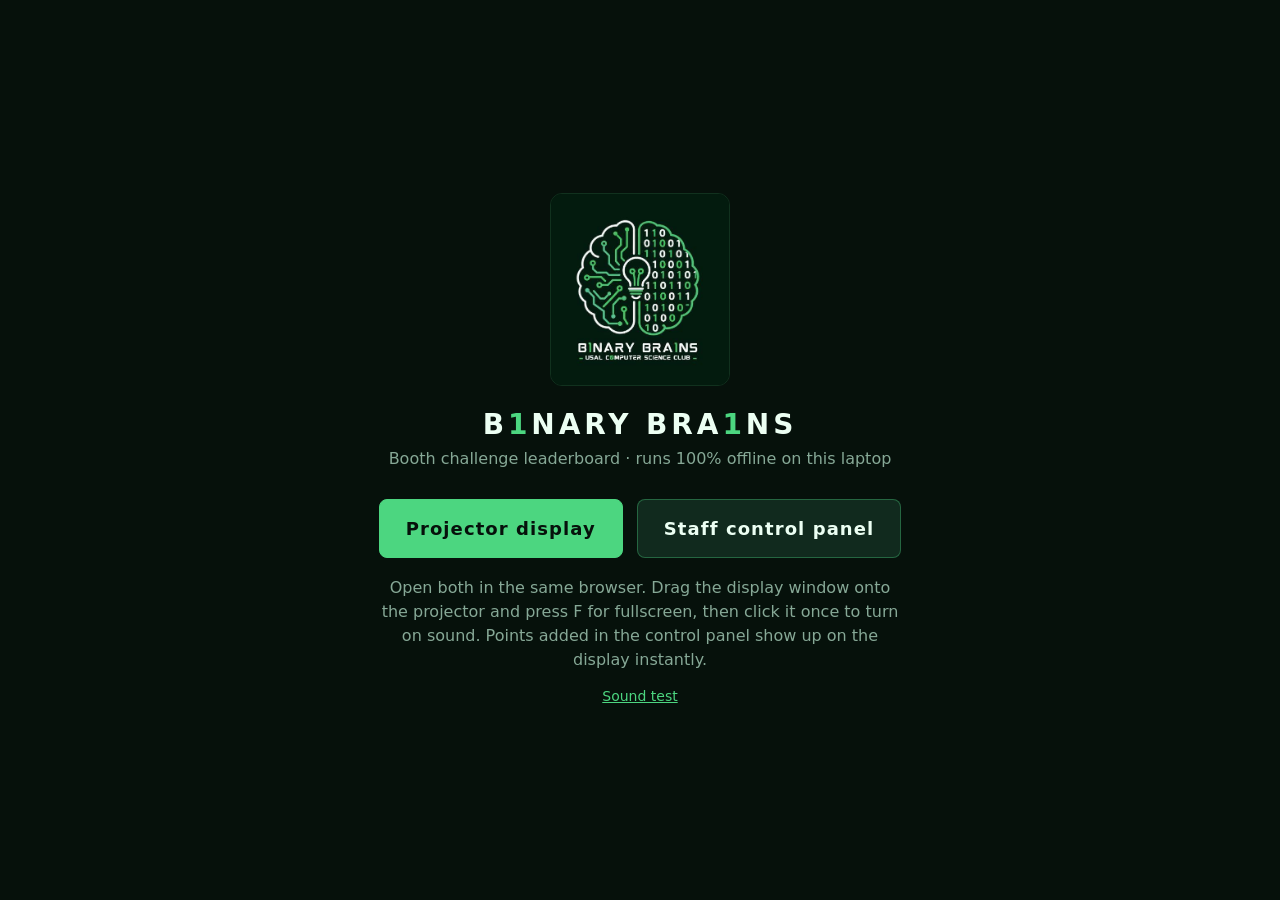
<file: index.html>
<!doctype html>
<html lang="en">
<head>
  <meta charset="utf-8">
  <meta name="viewport" content="width=device-width, initial-scale=1">
  <title>Binary Brains Leaderboard</title>
  <link rel="stylesheet" href="css/base.css">
  <style>
    body { min-height: 100vh; display: grid; place-items: center; padding: 32px 16px; text-align: center; }
    img { width: 180px; border-radius: 12px; border: 1px solid var(--line); }
    h1 { font-size: 28px; margin: 18px 0 6px; }
    .links { display: flex; gap: 14px; justify-content: center; flex-wrap: wrap; margin: 28px 0 18px; }
    .links a { padding: 18px 26px; font-size: 18px; text-decoration: none; display: inline-block; }
    .links a.primary { background: var(--green); color: #06110b; border-color: var(--green); }
    p { max-width: 520px; margin: 0 auto; line-height: 1.5; }
    .small-link { margin-top: 14px; font-size: 14px; }
    .small-link a { color: var(--green); }
  </style>
</head>
<body>
  <div>
    <img src="assets/logo.jpg" alt="Binary Brains logo">
    <h1 class="brand-title">B<span class="one">1</span>NARY BRA<span class="one">1</span>NS</h1>
    <p class="muted">Booth challenge leaderboard &middot; runs 100% offline on this laptop</p>
    <div class="links">
      <a class="btn primary" href="display.html" target="_blank">Projector display</a>
      <a class="btn" href="control.html" target="_blank">Staff control panel</a>
    </div>
    <p class="muted">Open both in the same browser. Drag the display window onto the projector and press F for fullscreen,
      then click it once to turn on sound. Points added in the control panel show up on the display instantly.</p>
    <p class="muted small-link"><a href="sounds.html" target="_blank">Sound test</a></p>
  </div>
</body>
</html>
</file>
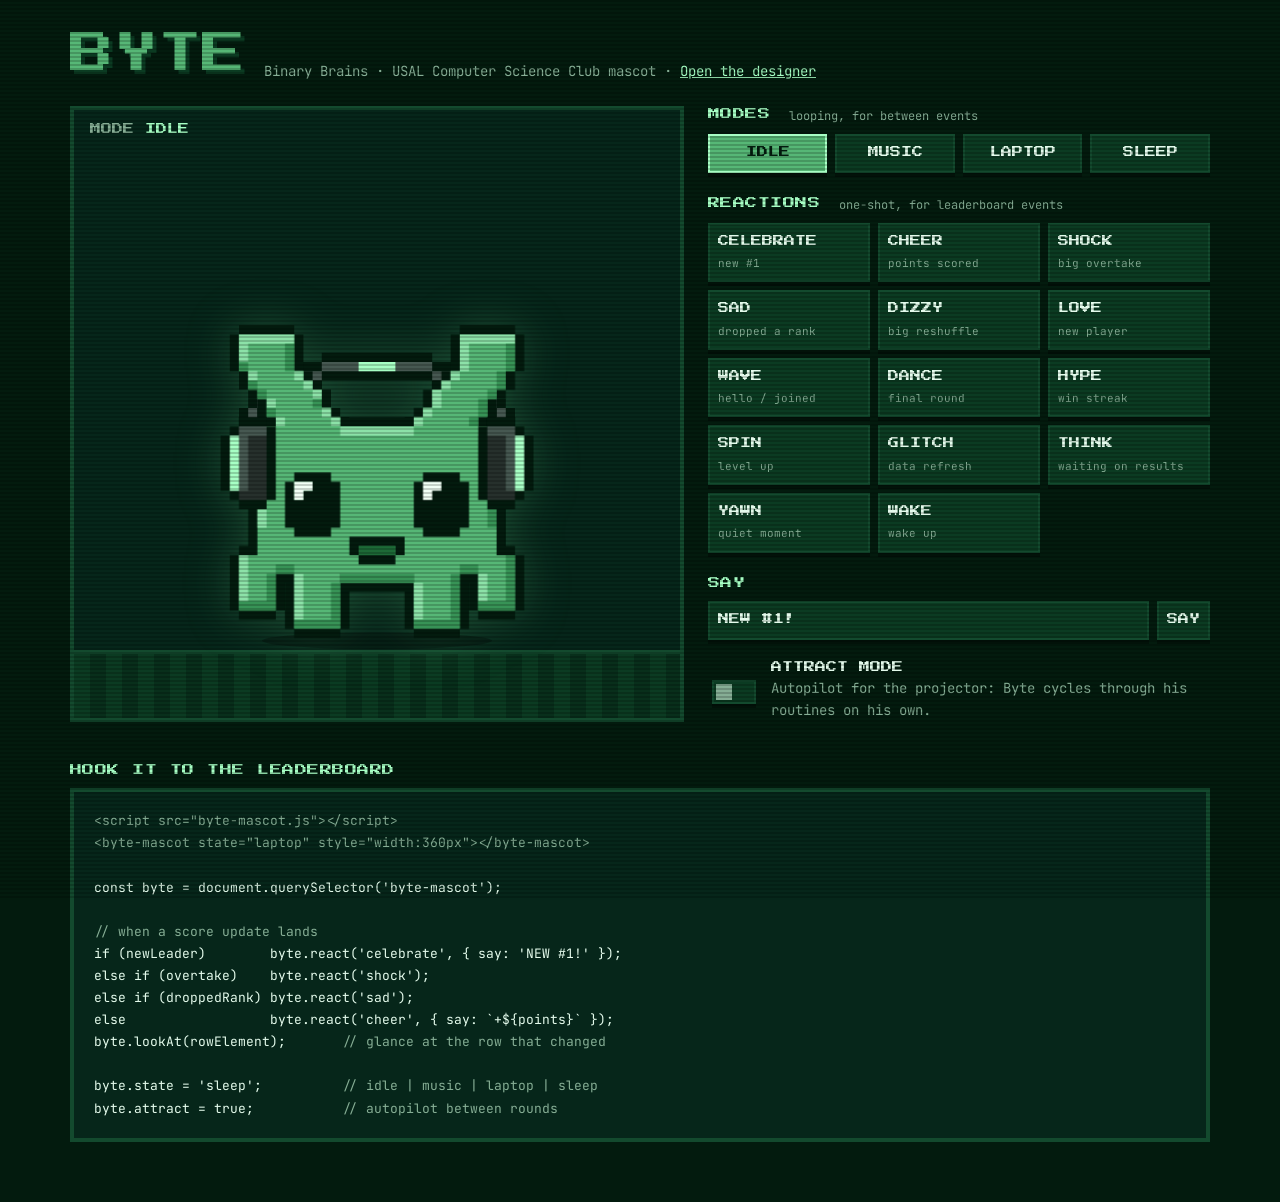
<file: byte/index.html>
<!doctype html>
<html lang="en">
<head>
<meta charset="utf-8">
<meta name="viewport" content="width=device-width, initial-scale=1">
<title>Byte Playground</title>
<link rel="preconnect" href="https://fonts.googleapis.com">
<link rel="preconnect" href="https://fonts.gstatic.com" crossorigin>
<link href="https://fonts.googleapis.com/css2?family=Press+Start+2P&family=JetBrains+Mono:wght@400;600&display=swap" rel="stylesheet">
<script src="byte-mascot.js"></script>
<style>
  :root {
    --bg: #031B0E; --panel: #06261A; --line: #134A2E; --green: #56B776;
    --mint: #A6FFC4; --ink: #E4FBEC; --muted: #86AE95; --pixel: "Press Start 2P", ui-monospace, monospace;
  }
  * { box-sizing: border-box; }
  body {
    margin: 0; min-height: 100vh; background: var(--bg); color: var(--ink);
    font: 14px/1.6 "JetBrains Mono", ui-monospace, monospace;
  }
  body::after { /* CRT scanlines */
    content: ""; position: fixed; inset: 0; pointer-events: none;
    background: repeating-linear-gradient(to bottom, rgba(0,0,0,.18) 0 2px, transparent 2px 4px);
  }
  header { max-width: 1180px; margin: 0 auto; padding: 32px 20px 8px; display: flex; align-items: baseline; gap: 18px; flex-wrap: wrap; }
  h1 { font: 400 44px/1 var(--pixel); font-size: clamp(28px, 5vw, 44px); margin: 0; color: var(--green); text-shadow: 4px 4px 0 #0B3B22; }
  header p { margin: 0; color: var(--muted); }
  header a { color: var(--mint); }
  main { max-width: 1180px; margin: 0 auto; padding: 16px 20px 40px; display: grid; grid-template-columns: minmax(0, 1.1fr) minmax(0, .9fr); gap: 24px; }
  .stage {
    position: relative; display: grid; place-items: center; min-height: 560px; padding: 60px 20px 28px;
    background: var(--panel);
    border: 4px solid var(--line); overflow: hidden;
  }
  .stage::before { /* pixel floor */
    content: ""; position: absolute; left: 0; right: 0; bottom: 0; height: 64px;
    background: repeating-linear-gradient(90deg, #0B3B22 0 16px, #082F1B 16px 32px);
    border-top: 4px solid var(--line);
  }
  byte-mascot { width: min(100%, 460px); position: relative; top: 10px; filter: drop-shadow(0 0 22px rgba(86,183,118,.28)); }
  .now { position: absolute; top: 14px; left: 16px; font: 11px/1 var(--pixel); color: var(--muted); }
  .now b { color: var(--mint); font-weight: 400; }
  .panel { display: flex; flex-direction: column; gap: 22px; }
  h2 { font: 400 12px/1.4 var(--pixel); color: var(--mint); margin: 0 0 10px; letter-spacing: .04em; }
  h2 small { font: 400 12px "JetBrains Mono", monospace; color: var(--muted); letter-spacing: 0; margin-left: 6px; }
  .modes { display: grid; grid-template-columns: repeat(4, 1fr); gap: 8px; }
  .reactions { display: grid; grid-template-columns: repeat(auto-fill, minmax(128px, 1fr)); gap: 8px; }
  button, input {
    font: 400 11px/1.3 var(--pixel); color: var(--ink); background: #0B3B22; border: 0; padding: 12px 10px;
    box-shadow: inset 0 0 0 2px var(--line), 0 4px 0 #021209; cursor: pointer; text-align: left;
  }
  button:hover { background: #10502E; }
  button:active { transform: translateY(3px); box-shadow: inset 0 0 0 2px var(--line), 0 1px 0 #021209; }
  button:focus-visible, input:focus-visible { outline: 3px solid var(--mint); outline-offset: 2px; }
  button[aria-pressed="true"] { background: var(--green); color: var(--bg); box-shadow: inset 0 0 0 2px var(--mint), 0 4px 0 #021209; }
  .modes button { text-align: center; }
  button span { display: block; margin-top: 7px; font: 400 11px/1.3 "JetBrains Mono", monospace; color: var(--muted); }
  button:hover span { color: var(--ink); }
  form { display: flex; gap: 8px; }
  input { flex: 1; min-width: 0; cursor: text; text-transform: uppercase; }
  .toggle { display: flex; align-items: center; gap: 12px; cursor: pointer; color: var(--muted); }
  .toggle input { appearance: none; width: 44px; height: 24px; padding: 0; flex: none; background: #0B3B22; position: relative; cursor: pointer; }
  .toggle input::after { content: ""; position: absolute; top: 4px; left: 4px; width: 16px; height: 16px; background: var(--muted); transition: transform .15s; }
  .toggle input:checked { background: var(--green); }
  .toggle input:checked::after { transform: translateX(20px); background: var(--bg); }
  .toggle b { font: 400 11px var(--pixel); color: var(--ink); display: block; margin-bottom: 4px; }
  .docs { max-width: 1180px; margin: 0 auto; padding: 0 20px 60px; }
  pre { margin: 0; padding: 18px 20px; background: var(--panel); border: 4px solid var(--line); overflow-x: auto; font: 13px/1.7 "JetBrains Mono", monospace; color: var(--ink); }
  pre .c { color: var(--muted); }
  @media (max-width: 880px) {
    main { grid-template-columns: 1fr; }
    .stage { min-height: 440px; }
  }
</style>
</head>
<body>
<header>
  <h1>BYTE</h1>
  <p>Binary Brains · USAL Computer Science Club mascot · <a href="designer.html">Open the designer</a></p>
</header>

<main>
  <section class="stage" aria-label="Byte">
    <div class="now">MODE <b id="nowState">IDLE</b></div>
    <byte-mascot id="byte" state="idle"></byte-mascot>
  </section>

  <section class="panel">
    <div>
      <h2>MODES <small>looping, for between events</small></h2>
      <div class="modes" id="modes"></div>
    </div>
    <div>
      <h2>REACTIONS <small>one-shot, for leaderboard events</small></h2>
      <div class="reactions" id="reactions"></div>
    </div>
    <div>
      <h2>SAY</h2>
      <form id="sayForm"><input id="sayText" maxlength="22" value="NEW #1!" aria-label="Speech bubble text"><button>SAY</button></form>
    </div>
    <label class="toggle"><input type="checkbox" id="attract">
      <span><b>ATTRACT MODE</b>Autopilot for the projector: Byte cycles through his routines on his own.</span></label>
  </section>
</main>

<section class="docs">
  <h2>HOOK IT TO THE LEADERBOARD</h2>
<pre><span class="c">&lt;script src="byte-mascot.js"&gt;&lt;/script&gt;
&lt;byte-mascot state="laptop" style="width:360px"&gt;&lt;/byte-mascot&gt;</span>

const byte = document.querySelector('byte-mascot');

<span class="c">// when a score update lands</span>
if (newLeader)        byte.react('celebrate', { say: 'NEW #1!' });
else if (overtake)    byte.react('shock');
else if (droppedRank) byte.react('sad');
else                  byte.react('cheer', { say: `+${points}` });
byte.lookAt(rowElement);       <span class="c">// glance at the row that changed</span>

byte.state = 'sleep';          <span class="c">// idle | music | laptop | sleep</span>
byte.attract = true;           <span class="c">// autopilot between rounds</span></pre>
</section>

<script>
  const byte = document.getElementById('byte');
  const MODES = ['idle', 'music', 'laptop', 'sleep'];
  const REACTIONS = [
    ['celebrate', 'new #1', 'NEW #1!'], ['cheer', 'points scored', '+50 PTS'], ['shock', 'big overtake', 'WHOA!'],
    ['sad', 'dropped a rank', 'NOOO...'], ['dizzy', 'big reshuffle', ''], ['love', 'new player', '<3'],
    ['wave', 'hello / joined', 'HI!'], ['dance', 'final round', 'FINAL ROUND!'], ['hype', 'win streak', 'ON FIRE!'],
    ['spin', 'level up', 'LEVEL UP!'], ['glitch', 'data refresh', ''], ['think', 'waiting on results', ''],
    ['yawn', 'quiet moment', ''], ['wake', 'wake up', ''],
  ];

  const modes = document.getElementById('modes');
  for (const m of MODES) {
    const b = document.createElement('button');
    b.textContent = m.toUpperCase();
    b.dataset.mode = m;
    b.onclick = () => { attract.checked = false; byte.attract = false; byte.state = m; };
    modes.append(b);
  }

  const reactions = document.getElementById('reactions');
  for (const [name, hint, line] of REACTIONS) {
    const b = document.createElement('button');
    b.innerHTML = `${name.toUpperCase()}<span>${hint}</span>`;
    b.onclick = () => byte.react(name, { say: line });
    b.onpointerenter = () => byte.lookAt(b, 900);
    reactions.append(b);
  }

  const syncMode = () => {
    for (const b of modes.children) b.setAttribute('aria-pressed', b.dataset.mode === byte.state);
    document.getElementById('nowState').textContent = byte.state.toUpperCase();
  };
  new MutationObserver(syncMode).observe(byte, { attributes: true, attributeFilter: ['state'] });
  syncMode();

  document.getElementById('sayForm').onsubmit = e => {
    e.preventDefault();
    byte.say(document.getElementById('sayText').value.toUpperCase());
  };

  const attract = document.getElementById('attract');
  attract.onchange = () => { byte.attract = attract.checked; };
</script>
</body>
</html>
</file>
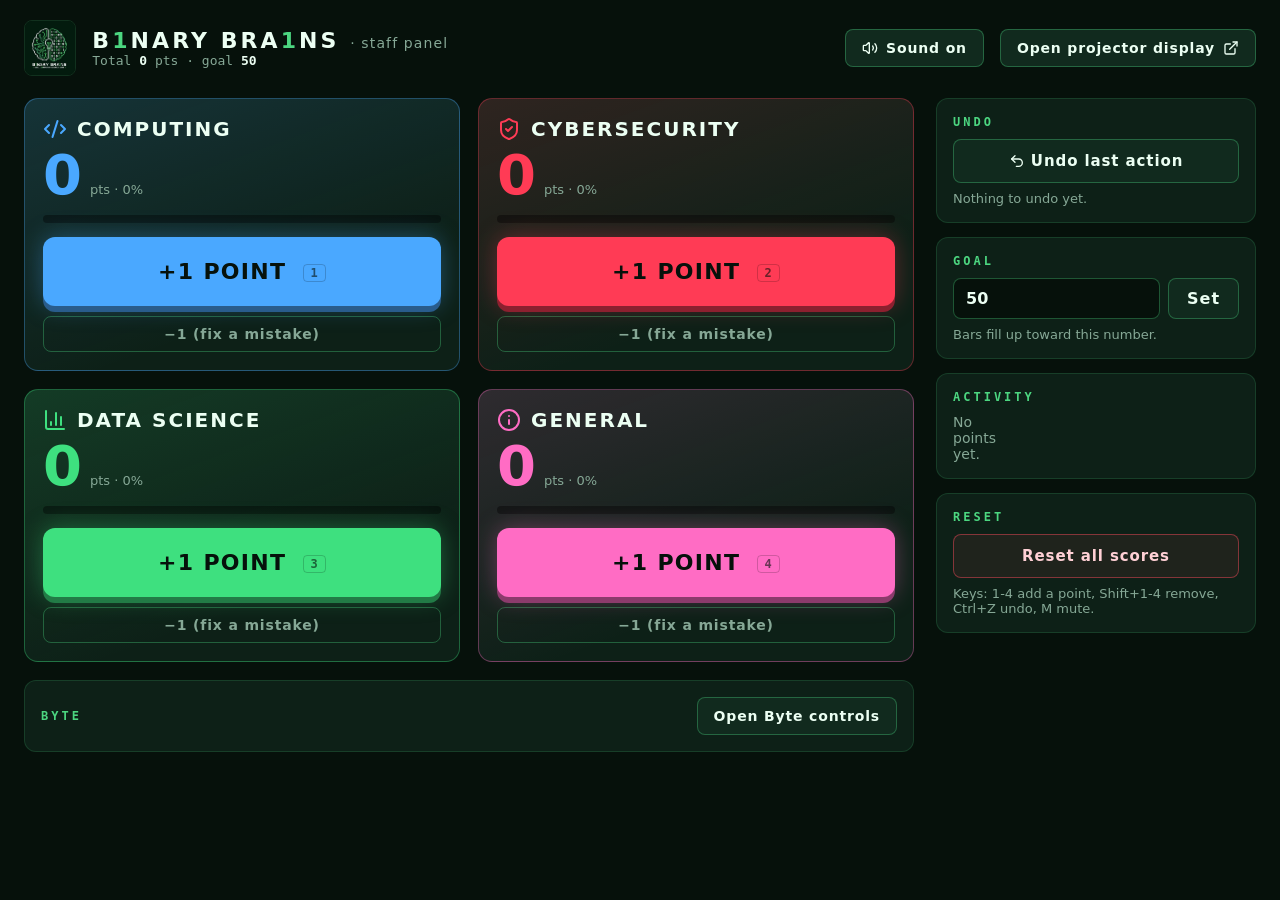
<file: control.html>
<!doctype html>
<html lang="en">
<head>
  <meta charset="utf-8">
  <meta name="viewport" content="width=device-width, initial-scale=1">
  <title>Staff Control Panel</title>
  <link rel="stylesheet" href="css/base.css">
  <link rel="stylesheet" href="css/control.css">
</head>
<body class="control">
  <header class="bar">
    <img class="logo" src="assets/logo.jpg" alt="">
    <div>
      <h1 class="brand-title">B<span class="one">1</span>NARY BRA<span class="one">1</span>NS <span class="muted">&middot; staff panel</span></h1>
      <p class="muted mono small">Total <b id="total">0</b> pts &middot; goal <b id="goal-label">50</b></p>
    </div>
    <button class="btn link" id="sound" type="button"><span class="icon-svg" id="sound-icon"></span><span id="sound-label">Sound on</span></button>
    <a class="btn link" href="display.html" target="_blank">Open projector display <span class="icon-svg" data-icon="external"></span></a>
  </header>

  <main>
    <div class="main-col">
      <section class="teams" id="teams"></section>

      <section class="card byte-card" aria-label="Byte controls">
        <div class="byte-head">
          <h2 class="mono">Byte</h2>
          <button class="btn" id="byte-open" type="button" aria-expanded="false" aria-controls="byte-panel">Open Byte controls</button>
        </div>
        <div class="byte-panel" id="byte-panel" hidden>
          <byte-mascot class="byte-preview" id="byte-preview"></byte-mascot>
          <div class="byte-controls">
            <h3 class="mono">Mode</h3>
            <div class="byte-grid" id="byte-modes"></div>
            <h3 class="mono">React</h3>
            <div class="byte-grid" id="byte-reactions"></div>
            <label class="byte-auto"><input type="checkbox" id="byte-auto"><span><b>Auto</b> Byte runs his own routine on the projector</span></label>
            <h3 class="mono">Say</h3>
            <form class="confirm" id="byte-lock" autocomplete="off">
              <label class="muted small" for="byte-pass">Type the password to make Byte talk.</label>
              <div class="row">
                <input id="byte-pass" type="password" spellcheck="false">
                <button class="btn" type="submit">Unlock</button>
              </div>
              <p class="muted small" id="byte-lock-msg" role="status"></p>
            </form>
            <form class="row" id="byte-say" autocomplete="off" hidden>
              <input id="byte-text" type="text" maxlength="80" placeholder="What should Byte say?" aria-label="What Byte says">
              <button class="btn" type="submit">Say</button>
            </form>
          </div>
        </div>
      </section>
    </div>

    <section class="tools">
      <div class="card">
        <h2 class="mono">Undo</h2>
        <button class="btn wide" id="undo" type="button"><span class="icon-svg" data-icon="undo"></span> Undo last action</button>
        <p class="muted small" id="undo-hint">Nothing to undo yet.</p>
      </div>

      <div class="card">
        <h2 class="mono">Goal</h2>
        <form id="goal-form" class="row">
          <input id="goal" type="number" min="1" step="1" inputmode="numeric" aria-label="Goal points">
          <button class="btn" type="submit">Set</button>
        </form>
        <p class="muted small">Bars fill up toward this number.</p>
      </div>

      <div class="card">
        <h2 class="mono">Activity</h2>
        <ul id="log" class="log"></ul>
      </div>

      <div class="card danger-zone">
        <h2 class="mono">Reset</h2>
        <button class="btn wide danger" id="reset" type="button">Reset all scores</button>
        <form class="confirm" id="reset-form" hidden>
          <label class="muted small" for="reset-text">This wipes every score and the activity log. Type <b>RESET</b> to confirm.</label>
          <input id="reset-text" type="text" autocomplete="off" spellcheck="false">
          <div class="row">
            <button class="btn danger" type="submit" id="reset-confirm" disabled>Confirm reset</button>
            <button class="btn" type="button" id="reset-cancel">Cancel</button>
          </div>
        </form>
        <p class="muted small">Keys: 1-4 add a point, Shift+1-4 remove, Ctrl+Z undo, M mute.</p>
      </div>
    </section>
  </main>

  <div class="toast" id="toast"></div>

  <script src="js/icons.js"></script>
  <script src="js/store.js"></script>
  <script src="js/sound.js"></script>
  <script src="byte/byte-mascot.js"></script>
  <script src="js/byte-link.js"></script>
  <script src="js/control.js"></script>
</body>
</html>
</file>
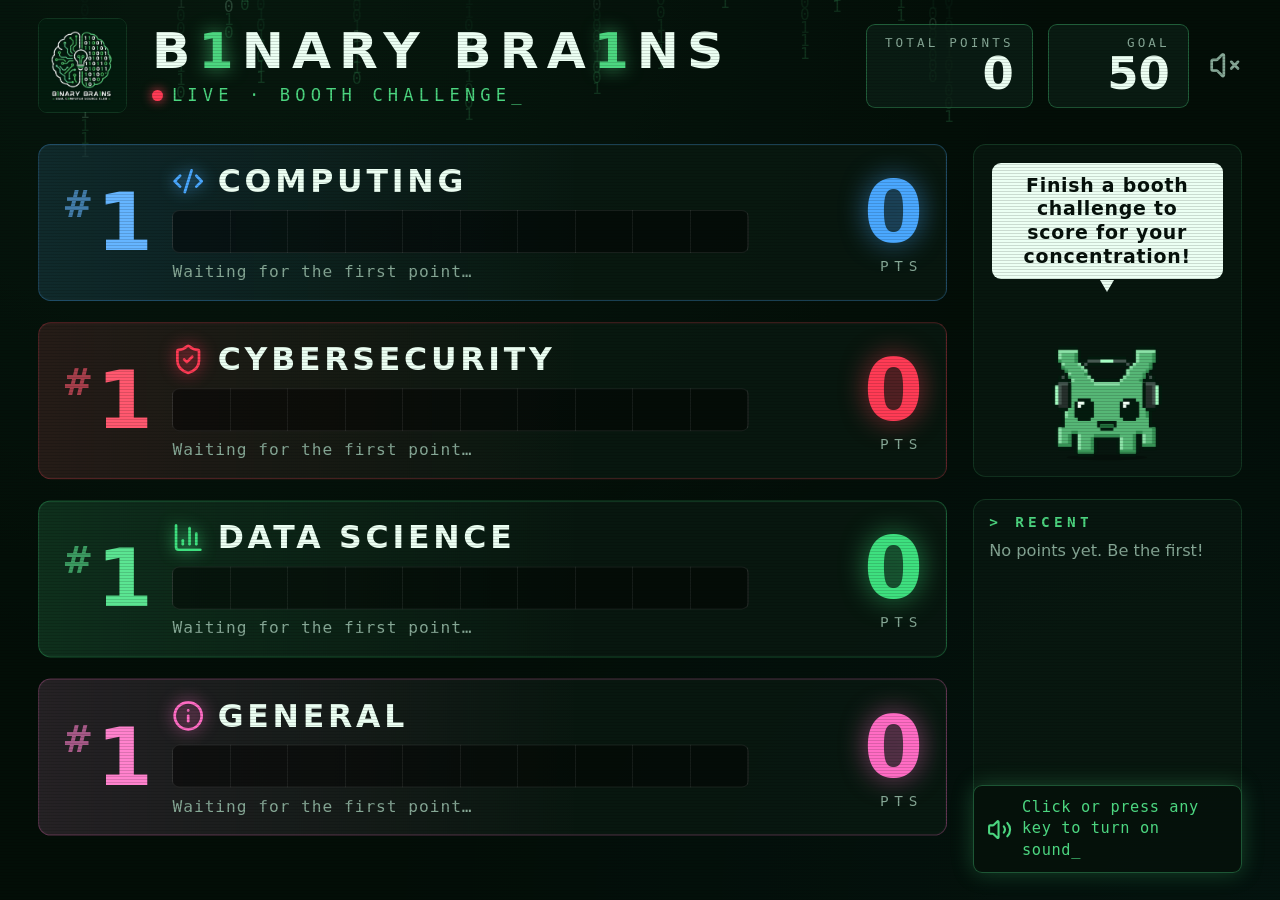
<file: display.html>
<!doctype html>
<html lang="en">
<head>
  <meta charset="utf-8">
  <meta name="viewport" content="width=device-width, initial-scale=1">
  <title>Binary Brains Leaderboard</title>
  <link rel="stylesheet" href="css/base.css">
  <link rel="stylesheet" href="css/display.css">
</head>
<body class="display">
  <canvas id="rain" aria-hidden="true"></canvas>
  <div class="scanlines" aria-hidden="true"></div>

  <header class="top">
    <img class="logo" src="assets/logo.jpg" alt="Binary Brains logo">
    <div class="titles">
      <h1 class="brand-title">B<span class="one">1</span>NARY BRA<span class="one">1</span>NS</h1>
      <p class="sub mono"><span class="live-dot"></span>LIVE &middot; BOOTH CHALLENGE<span class="cursor">_</span></p>
    </div>
    <div class="stats">
      <div class="stat">
        <span class="label mono">TOTAL POINTS</span>
        <span class="value" id="total">0</span>
      </div>
      <div class="stat">
        <span class="label mono">GOAL</span>
        <span class="value" id="goal">50</span>
      </div>
      <span class="sound-ind icon-svg" id="sound-icon" title="Sound (M to mute)"></span>
    </div>
  </header>

  <main class="board">
    <section class="lanes" id="lanes" aria-live="polite"></section>
    <aside class="side">
      <div class="byte-wrap">
        <div class="bubble" id="bubble"></div>
        <div class="byte-holder"><byte-mascot id="byte" state="idle"></byte-mascot></div>
      </div>
      <div class="feed">
        <h2 class="mono">&gt; RECENT</h2>
        <ul id="feed"></ul>
      </div>
    </aside>
  </main>

  <div class="banner" id="banner" aria-hidden="true">
    <div class="banner-band"><span class="banner-kicker mono"></span><span class="banner-text"></span></div>
  </div>

  <button class="coin mono" id="coin" type="button">
    <span class="icon-svg" id="coin-icon"></span><span>Click or press any key to turn on sound<span class="cursor">_</span></span>
  </button>

  <canvas id="fx" aria-hidden="true"></canvas>

  <script src="js/icons.js"></script>
  <script src="js/store.js"></script>
  <script src="js/sound.js"></script>
  <script src="byte/byte-mascot.js"></script>
  <script src="js/byte-link.js"></script>
  <script src="js/fx.js"></script>
  <script src="js/display.js"></script>
</body>
</html>
</file>
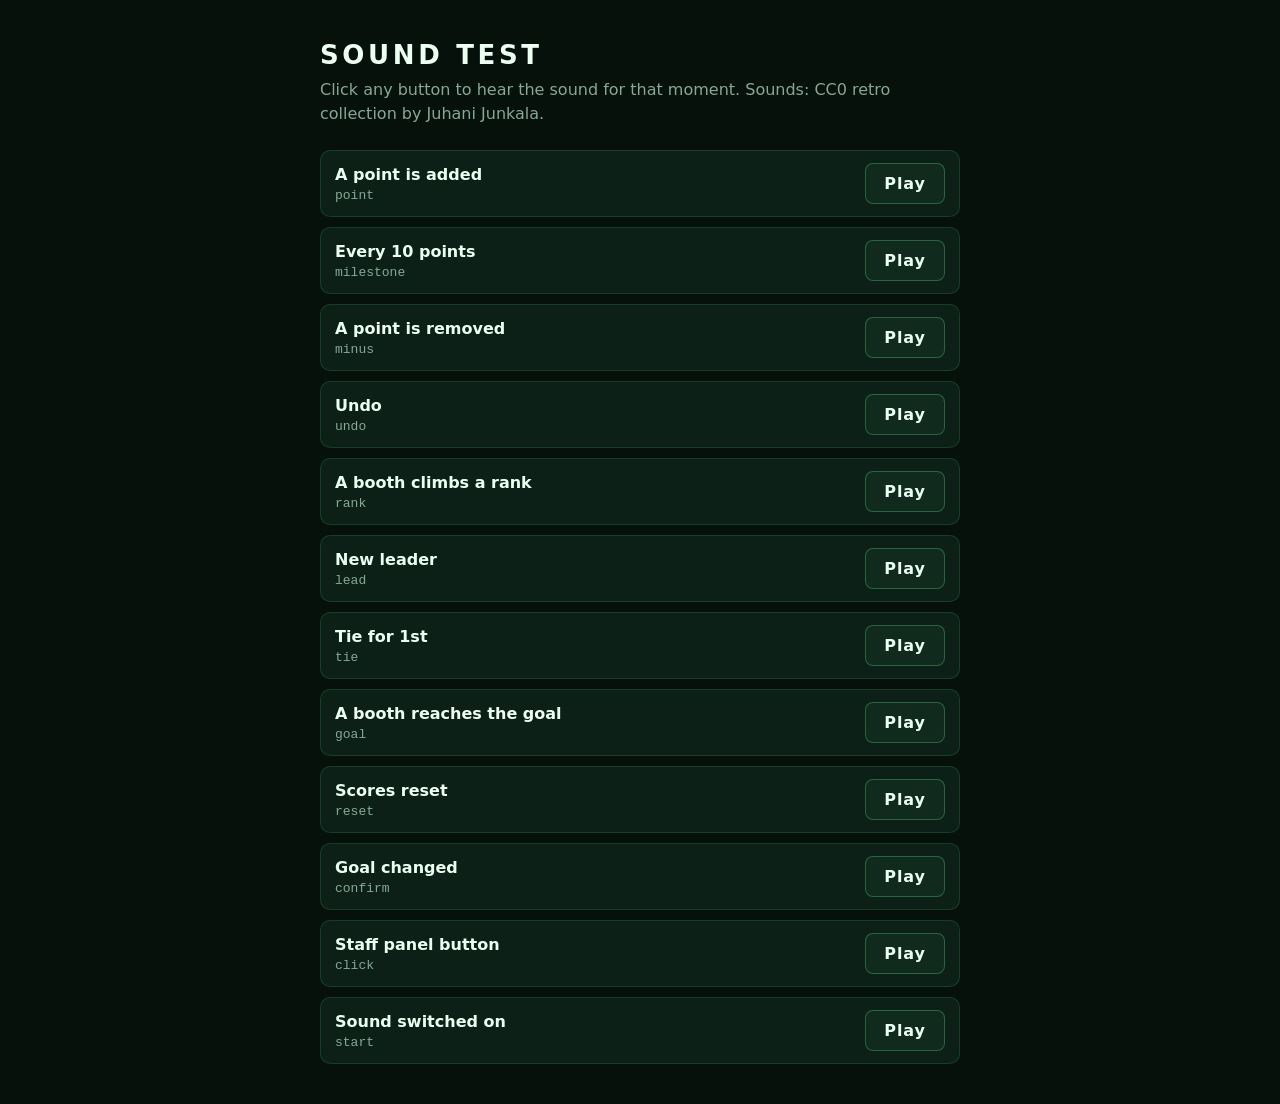
<file: sounds.html>
<!doctype html>
<html lang="en">
<head>
  <meta charset="utf-8">
  <meta name="viewport" content="width=device-width, initial-scale=1">
  <title>Sound Test</title>
  <link rel="stylesheet" href="css/base.css">
  <style>
    body { min-height: 100vh; padding: 40px 16px; }
    main { max-width: 640px; margin: 0 auto; }
    h1 { font-size: 26px; margin-bottom: 8px; }
    p { line-height: 1.5; margin-bottom: 24px; }
    ul { list-style: none; display: grid; gap: 10px; }
    li { display: grid; grid-template-columns: 1fr auto; align-items: center; gap: 12px; padding: 12px 14px; background: var(--panel); border: 1px solid var(--line); border-radius: 10px; }
    li b { display: block; font-size: 16px; }
    li span { font-size: 13px; }
    .btn { padding: 10px 18px; }
  </style>
</head>
<body>
  <main>
    <h1 class="brand-title">Sound test</h1>
    <p class="muted">Click any button to hear the sound for that moment. Sounds: CC0 retro collection by Juhani Junkala.</p>
    <ul id="list"></ul>
  </main>
  <script src="js/sound.js"></script>
  <script>
    const EVENTS = [
      ['point', 'A point is added'],
      ['milestone', 'Every 10 points'],
      ['minus', 'A point is removed'],
      ['undo', 'Undo'],
      ['rank', 'A booth climbs a rank'],
      ['lead', 'New leader'],
      ['tie', 'Tie for 1st'],
      ['goal', 'A booth reaches the goal'],
      ['reset', 'Scores reset'],
      ['confirm', 'Goal changed'],
      ['click', 'Staff panel button'],
      ['start', 'Sound switched on'],
    ];
    document.getElementById('list').innerHTML = EVENTS.map(([key, label]) =>
      `<li><div><b>${label}</b><span class="muted mono">${key}</span></div><button class="btn" type="button" data-sfx="${key}">Play</button></li>`).join('');
    document.addEventListener('click', e => {
      const key = e.target.dataset && e.target.dataset.sfx;
      if (key) { SFX.unlock(); setTimeout(() => SFX[key](), 30); }
    });
  </script>
</body>
</html>
</file>
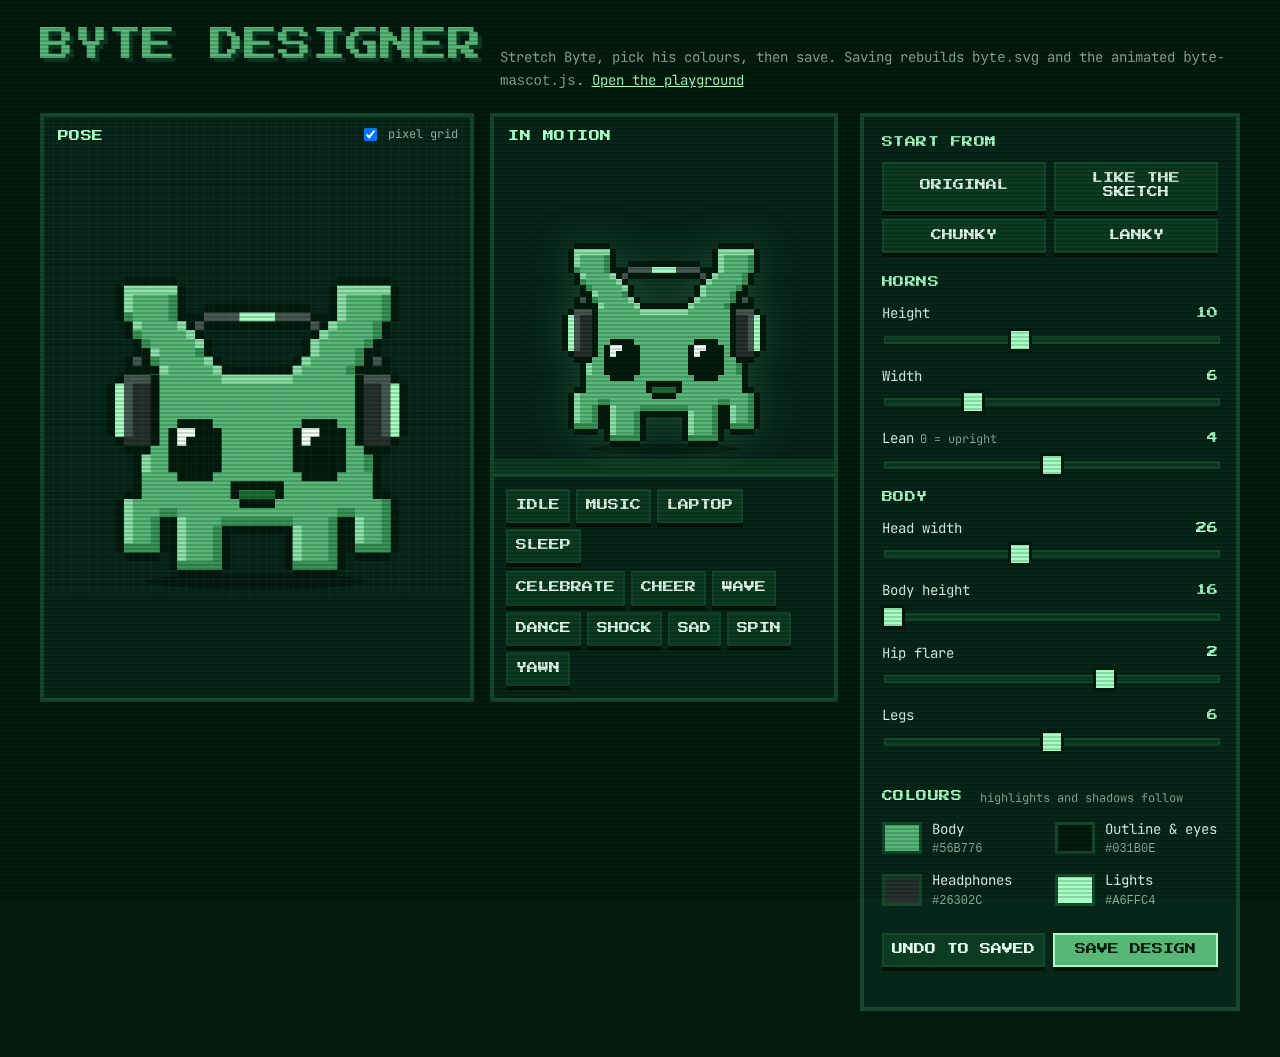
<file: byte/designer.html>
<!doctype html>
<html lang="en">
<head>
<meta charset="utf-8">
<meta name="viewport" content="width=device-width, initial-scale=1">
<title>Byte Designer</title>
<link rel="preconnect" href="https://fonts.googleapis.com">
<link rel="preconnect" href="https://fonts.gstatic.com" crossorigin>
<link href="https://fonts.googleapis.com/css2?family=Press+Start+2P&family=JetBrains+Mono:wght@400;600&display=swap" rel="stylesheet">
<script src="byte-mascot.js"></script>
<style>
  :root {
    --bg: #031B0E; --panel: #06261A; --line: #134A2E; --green: #56B776;
    --mint: #A6FFC4; --ink: #E4FBEC; --muted: #86AE95; --pixel: "Press Start 2P", ui-monospace, monospace;
  }
  * { box-sizing: border-box; }
  body { margin: 0; min-height: 100vh; background: var(--bg); color: var(--ink); font: 14px/1.6 "JetBrains Mono", ui-monospace, monospace; }
  body::after { content: ""; position: fixed; inset: 0; pointer-events: none; background: repeating-linear-gradient(to bottom, rgba(0,0,0,.16) 0 2px, transparent 2px 4px); }
  header { max-width: 1240px; margin: 0 auto; padding: 28px 20px 8px; display: flex; align-items: baseline; gap: 18px; flex-wrap: wrap; }
  h1 { font: 400 34px/1 var(--pixel); font-size: clamp(24px, 4vw, 34px); margin: 0; color: var(--green); text-shadow: 4px 4px 0 #0B3B22; }
  header p { margin: 0; color: var(--muted); flex: 1; min-width: 240px; }
  a { color: var(--mint); }
  main { max-width: 1240px; margin: 0 auto; padding: 12px 20px 48px; display: grid; grid-template-columns: minmax(0, 1fr) 380px; gap: 22px; align-items: start; }
  .previews { display: grid; grid-template-columns: minmax(0, 1.25fr) minmax(0, 1fr); gap: 16px; }
  .card { background: var(--panel); border: 4px solid var(--line); position: relative; }
  .card > h2 { position: absolute; top: 12px; left: 14px; margin: 0; z-index: 1; }
  h2 { font: 400 11px/1.4 var(--pixel); color: var(--mint); margin: 0 0 12px; letter-spacing: .04em; }
  h2 small { font: 400 12px "JetBrains Mono", monospace; color: var(--muted); letter-spacing: 0; margin-left: 6px; }
  #pose { display: block; width: 100%; aspect-ratio: 480 / 540; }
  .gridtoggle { position: absolute; top: 8px; right: 12px; display: flex; gap: 8px; align-items: center; color: var(--muted); font-size: 12px; cursor: pointer; z-index: 1; }
  .live { display: flex; flex-direction: column; }
  .live .stage { flex: 1; min-height: 360px; display: flex; align-items: flex-end; justify-content: center; padding: 48px 10px 14px; overflow: hidden;
    border-bottom: 4px solid var(--line); background: linear-gradient(to top, #0B3B22 0 14px, transparent 14px); }
  byte-mascot { width: min(100%, 300px); filter: drop-shadow(0 0 18px rgba(86,183,118,.25)); }
  .live .buttons { padding: 12px; display: flex; flex-direction: column; gap: 8px; }
  .row { display: flex; flex-wrap: wrap; gap: 6px; }
  button { font: 400 11px/1.3 var(--pixel); color: var(--ink); background: #0B3B22; border: 0; padding: 10px 10px; cursor: pointer;
    box-shadow: inset 0 0 0 2px var(--line), 0 4px 0 #021209; }
  button:hover { background: #10502E; }
  button:active { transform: translateY(3px); box-shadow: inset 0 0 0 2px var(--line), 0 1px 0 #021209; }
  button:focus-visible, input:focus-visible { outline: 3px solid var(--mint); outline-offset: 2px; }
  .panel { padding: 18px; display: flex; flex-direction: column; gap: 22px; }
  .presets { display: grid; grid-template-columns: 1fr 1fr; gap: 8px; }
  .control { display: grid; grid-template-columns: 1fr auto; gap: 2px 12px; align-items: center; margin-bottom: 12px; }
  .control label { color: var(--ink); }
  .control label span { color: var(--muted); font-size: 12px; margin-left: 6px; }
  .control output { font: 400 11px var(--pixel); color: var(--mint); min-width: 3ch; text-align: right; }
  input[type=range] { grid-column: 1 / -1; width: 100%; appearance: none; height: 22px; background: transparent; cursor: pointer; }
  input[type=range]::-webkit-slider-runnable-track { height: 8px; background: #0B3B22; box-shadow: inset 0 0 0 2px var(--line); }
  input[type=range]::-webkit-slider-thumb { appearance: none; width: 18px; height: 18px; margin-top: -5px; background: var(--mint); box-shadow: 0 0 0 3px var(--bg); }
  input[type=range]::-moz-range-track { height: 8px; background: #0B3B22; }
  input[type=range]::-moz-range-thumb { width: 18px; height: 18px; border: 0; border-radius: 0; background: var(--mint); }
  .colors { display: grid; grid-template-columns: 1fr 1fr; gap: 10px; }
  .colors label { display: flex; align-items: center; gap: 10px; cursor: pointer; }
  input[type=color] { width: 40px; height: 32px; padding: 0; border: 0; background: none; cursor: pointer; flex: none; }
  input[type=color]::-webkit-color-swatch-wrapper { padding: 0; }
  input[type=color]::-webkit-color-swatch { border: 3px solid var(--line); }
  .colors code { display: block; color: var(--muted); font-size: 12px; }
  .actions { display: flex; gap: 8px; }
  .actions .save { flex: 1; background: var(--green); color: var(--bg); box-shadow: inset 0 0 0 2px var(--mint), 0 4px 0 #021209; }
  .actions .save:hover { background: #6BCB89; }
  #status { min-height: 1.6em; margin: 0; color: var(--muted); }
  #status.ok { color: var(--mint); }
  #status.err { color: #FF8FAB; }
  @media (max-width: 1080px) { main { grid-template-columns: 1fr; } }
  @media (max-width: 640px) { .previews { grid-template-columns: 1fr; } .presets, .colors { grid-template-columns: 1fr; } }
</style>
</head>
<body>
<header>
  <h1>BYTE DESIGNER</h1>
  <p>Stretch Byte, pick his colours, then save. Saving rebuilds <code>byte.svg</code> and the animated <code>byte-mascot.js</code>. <a href="index.html">Open the playground</a></p>
</header>

<main>
  <div class="previews">
    <section class="card">
      <h2>POSE</h2>
      <label class="gridtoggle"><input type="checkbox" id="grid" checked> pixel grid</label>
      <svg id="pose" viewBox="-60 -130 480 540" role="img" aria-label="Byte's current proportions">
        <defs><pattern id="px" width="10" height="10" patternUnits="userSpaceOnUse"><path d="M10 0H0V10" fill="none" stroke="#A6FFC4" stroke-opacity=".09" stroke-width="1"/></pattern></defs>
        <g id="art"></g>
        <rect id="gridlayer" x="-60" y="-130" width="480" height="540" fill="url(#px)" pointer-events="none"/>
      </svg>
    </section>
    <section class="card live">
      <h2>IN MOTION</h2>
      <div class="stage"><byte-mascot id="live" state="idle"></byte-mascot></div>
      <div class="buttons">
        <div class="row" id="modes"></div>
        <div class="row" id="reactions"></div>
      </div>
    </section>
  </div>

  <section class="card panel" aria-label="Design controls">
    <div>
      <h2>START FROM</h2>
      <div class="presets" id="presets"></div>
    </div>
    <div id="sliders"></div>
    <div>
      <h2>COLOURS <small>highlights and shadows follow</small></h2>
      <div class="colors" id="colors"></div>
    </div>
    <div>
      <div class="actions">
        <button id="revert" type="button">UNDO TO SAVED</button>
        <button id="save" class="save" type="button">SAVE DESIGN</button>
      </div>
      <p id="status" role="status"></p>
    </div>
  </section>
</main>

<script type="module">
  import { buildByte, normalize, DEFAULT_DESIGN, LIMITS } from './byte-art.mjs';

  const GROUPS = [
    ['HORNS', [['hornHeight', 'Height'], ['hornWidth', 'Width'], ['hornLean', 'Lean', '0 = upright']]],
    ['BODY', [['headWidth', 'Head width'], ['bodyHeight', 'Body height'], ['flare', 'Hip flare'], ['legLength', 'Legs']]],
  ];
  const COLORS = [['body', 'Body'], ['outline', 'Outline & eyes'], ['phones', 'Headphones'], ['lights', 'Lights']];
  const PRESETS = {
    'Original': DEFAULT_DESIGN,
    'Like the sketch': { hornHeight: 11, hornWidth: 7, hornLean: 2, headWidth: 28, bodyHeight: 19, flare: 2, legLength: 5 },
    'Chunky': { hornHeight: 8, hornWidth: 8, hornLean: 3, headWidth: 32, bodyHeight: 17, flare: 2, legLength: 4 },
    'Lanky': { hornHeight: 15, hornWidth: 6, hornLean: 5, headWidth: 24, bodyHeight: 22, flare: 1, legLength: 8 },
  };

  const $ = id => document.getElementById(id);
  const live = $('live'), status = $('status'), inputs = {}, outputs = {};
  let design = normalize(DEFAULT_DESIGN), saved = design, liveTimer = 0;

  for (const [title, controls] of GROUPS) {
    const box = document.createElement('div');
    box.innerHTML = `<h2>${title}</h2>`;
    for (const [k, label, hint] of controls) {
      const [min, max, step] = LIMITS[k], row = document.createElement('div');
      row.className = 'control';
      row.innerHTML = `<label for="${k}">${label}${hint ? `<span>${hint}</span>` : ''}</label><output for="${k}"></output>`
        + `<input type="range" id="${k}" min="${min}" max="${max}" step="${step}">`;
      inputs[k] = row.querySelector('input');
      outputs[k] = row.querySelector('output');
      inputs[k].oninput = () => update({ [k]: Number(inputs[k].value) });
      box.append(row);
    }
    $('sliders').append(box);
  }

  for (const [k, label] of COLORS) {
    const row = document.createElement('label');
    row.innerHTML = `<input type="color" id="c-${k}"><span>${label}<code></code></span>`;
    inputs[`c-${k}`] = row.querySelector('input');
    outputs[`c-${k}`] = row.querySelector('code');
    inputs[`c-${k}`].oninput = e => update({ colors: { ...design.colors, [k]: e.target.value } });
    $('colors').append(row);
  }

  for (const [name, preset] of Object.entries(PRESETS)) {
    const b = document.createElement('button');
    b.type = 'button';
    b.textContent = name.toUpperCase();
    b.onclick = () => update({ ...preset, colors: design.colors });
    $('presets').append(b);
  }

  for (const m of ['idle', 'music', 'laptop', 'sleep']) {
    const b = document.createElement('button');
    b.type = 'button';
    b.textContent = m.toUpperCase();
    b.onclick = () => { live.state = m; };
    $('modes').append(b);
  }
  for (const r of ['celebrate', 'cheer', 'wave', 'dance', 'shock', 'sad', 'spin', 'yawn']) {
    const b = document.createElement('button');
    b.type = 'button';
    b.textContent = r.toUpperCase();
    b.onclick = () => live.react(r);
    $('reactions').append(b);
  }

  function update(change) {
    design = normalize({ ...design, ...change });
    render();
  }

  function render() {
    $('art').innerHTML = buildByte(design, { still: true }).markup;
    clearTimeout(liveTimer);
    liveTimer = setTimeout(() => live.setArt(buildByte(design)), 120);  // let a slider drag settle before restarting the animation
    inputs.hornWidth.max = Math.min(LIMITS.hornWidth[1], design.headWidth / 2 - 4);
    for (const [, controls] of GROUPS) for (const [k] of controls) { inputs[k].value = design[k]; outputs[k].textContent = design[k]; }
    for (const [k] of COLORS) { inputs[`c-${k}`].value = design.colors[k].toLowerCase(); outputs[`c-${k}`].textContent = design.colors[k]; }
    const dirty = JSON.stringify(design) !== JSON.stringify(saved);
    $('save').textContent = dirty ? 'SAVE DESIGN *' : 'SAVE DESIGN';
    if (dirty && status.className === 'ok') { status.textContent = ''; status.className = ''; }
  }

  $('grid').onchange = e => { $('gridlayer').style.display = e.target.checked ? '' : 'none'; };
  $('revert').onclick = () => { design = saved; render(); };

  $('save').onclick = async () => {
    status.className = '';
    status.textContent = 'Saving…';
    try {
      const res = await fetch('/save', { method: 'POST', headers: { 'content-type': 'application/json' }, body: JSON.stringify(design) });
      if (!res.ok) throw new Error(await res.text());
      saved = design;
      status.className = 'ok';
      status.textContent = 'Saved to byte-design.json. byte.svg and byte-mascot.js are rebuilt.';
    } catch (err) {
      status.className = 'err';
      status.textContent = `Couldn't save: ${err.message}. Start the tools with "node serve.mjs".`;
    }
    render();
  };

  fetch('byte-design.json', { cache: 'no-store' })
    .then(r => r.ok ? r.json() : DEFAULT_DESIGN, () => DEFAULT_DESIGN)
    .then(d => { design = saved = normalize(d); render(); });
</script>
</body>
</html>
</file>
<file: css/base.css>
/* Shared look, pulled from the Binary Brains logo: near-black green, bright green, white.
   Only system fonts so nothing needs the internet. */
:root {
  --bg: #06110b;
  --bg-2: #0a1a12;
  --panel: #0d2017;
  --panel-2: #112a1e;
  --line: rgba(76, 214, 128, .16);
  --line-strong: rgba(76, 214, 128, .35);
  --green: #4cd680;
  --green-dim: #2c8f52;
  --text: #ecfff3;
  --muted: #86a896;
  --danger: #ff4d5e;
  --font-display: "Bahnschrift", "DIN Alternate", "Segoe UI", system-ui, sans-serif;
  --font-mono: "Cascadia Mono", "Consolas", "SF Mono", ui-monospace, monospace;
}

* { box-sizing: border-box; margin: 0; padding: 0; }

html, body { background: var(--bg); color: var(--text); }

body {
  font-family: var(--font-display);
  -webkit-font-smoothing: antialiased;
}

.muted { color: var(--muted); }
.mono { font-family: var(--font-mono); }

.icon-svg { display: inline-block; width: 1em; height: 1em; flex: none; }
.icon-svg svg { display: block; width: 100%; height: 100%; }

.brand-title {
  font-family: var(--font-display);
  font-weight: 700;
  letter-spacing: .14em;
  text-transform: uppercase;
}
.brand-title .one { color: var(--green); }

.btn {
  font: inherit;
  font-weight: 600;
  letter-spacing: .06em;
  color: var(--text);
  background: var(--panel-2);
  border: 1px solid var(--line-strong);
  border-radius: 8px;
  cursor: pointer;
  transition: transform .12s ease, background .15s ease, border-color .15s ease;
}
.btn:hover { background: #163626; border-color: var(--green); }
.btn:active { transform: scale(.96); }
.btn:focus-visible { outline: 2px solid var(--green); outline-offset: 2px; }
</file>
<file: css/control.css>
/* Staff panel: big, hard-to-miss buttons for a busy booth. */
.control { min-height: 100vh; padding: 20px 24px 32px; }
.small { font-size: 13px; }
.small b { color: var(--text); }

.bar { display: flex; align-items: center; gap: 16px; margin-bottom: 22px; flex-wrap: wrap; }
.bar .logo { height: 56px; border-radius: 8px; border: 1px solid var(--line); }
.bar h1 { font-size: 22px; }
.bar h1 .muted { font-size: 14px; letter-spacing: .08em; text-transform: none; font-weight: 500; }
.bar > div { flex: 1; min-width: 200px; }
.link { display: inline-flex; align-items: center; gap: 8px; padding: 10px 16px; text-decoration: none; font-size: 14px; }
.btn .icon-svg { width: 16px; height: 16px; vertical-align: -3px; }
#sound.off { color: #ffd0d5; border-color: rgba(255, 77, 94, .45); }

main { display: grid; grid-template-columns: 1fr 320px; gap: 22px; align-items: start; }

.teams { display: grid; grid-template-columns: repeat(2, 1fr); gap: 18px; }

.team {
  --c: #fff;
  position: relative;
  padding: 18px;
  border-radius: 14px;
  border: 1px solid color-mix(in srgb, var(--c) 35%, transparent);
  background: linear-gradient(160deg, color-mix(in srgb, var(--c) 14%, transparent), transparent 70%), var(--panel);
  overflow: hidden;
}
.team.flash { animation: card-flash .5s ease-out; }
.team-head { display: flex; align-items: center; gap: 10px; }
.team-head .icon { width: 24px; height: 24px; color: var(--c); }
.team-head .icon svg { width: 100%; height: 100%; display: block; }
.team-head h2 { font-size: 20px; letter-spacing: .1em; text-transform: uppercase; flex: 1; }
.team-head .rank { font-family: var(--font-mono); font-size: 13px; color: var(--muted); }
.team-head .rank.first { color: #ffd84a; }

.team-score { display: flex; align-items: baseline; gap: 8px; margin: 6px 0 12px; }
.team-score .num { font-size: 56px; font-weight: 700; color: var(--c); font-variant-numeric: tabular-nums; line-height: 1; }
.team-score .num.pop { animation: pop .4s cubic-bezier(.3, 1.8, .5, 1); }
.team-score .muted { font-size: 13px; }

.mini-track { height: 8px; border-radius: 4px; background: rgba(0, 0, 0, .4); overflow: hidden; margin-bottom: 14px; }
.mini-fill { height: 100%; width: 0; background: var(--c); box-shadow: 0 0 10px var(--c); transition: width .6s cubic-bezier(.22, 1.35, .36, 1); }

.plus-btn {
  width: 100%;
  padding: 22px 12px;
  font-size: 22px;
  color: #06110b;
  background: var(--c);
  border: none;
  border-radius: 12px;
  box-shadow: 0 6px 0 color-mix(in srgb, var(--c) 55%, black), 0 0 24px color-mix(in srgb, var(--c) 35%, transparent);
  position: relative;
  overflow: hidden;
}
.plus-btn:hover { background: color-mix(in srgb, var(--c) 88%, white); }
.plus-btn:active { transform: translateY(4px); box-shadow: 0 2px 0 color-mix(in srgb, var(--c) 55%, black); }
.plus-btn .ripple {
  position: absolute; border-radius: 50%;
  width: 20px; height: 20px; margin: -10px 0 0 -10px;
  background: rgba(255, 255, 255, .7);
  animation: ripple .6s ease-out forwards;
  pointer-events: none;
}
.minus-btn { margin-top: 10px; width: 100%; padding: 9px; font-size: 14px; color: var(--muted); background: transparent; }
.plus-btn kbd { font-family: var(--font-mono); font-size: 12px; vertical-align: middle; margin-left: 8px; padding: 1px 6px; border-radius: 4px; border: 1px solid rgba(0, 0, 0, .3); opacity: .6; }

.tools { display: flex; flex-direction: column; gap: 14px; }
.card { padding: 16px; border-radius: 12px; border: 1px solid var(--line); background: var(--panel); }
.card h2 { font-size: 12px; letter-spacing: .25em; text-transform: uppercase; color: var(--green); margin-bottom: 10px; font-weight: 600; }
.card .small { margin-top: 8px; }
.wide { width: 100%; padding: 12px; font-size: 15px; }
.row { display: flex; gap: 8px; }
.row .btn { padding: 0 18px; }
input[type=number], input[type=text], input[type=password] {
  flex: 1; min-width: 0;
  font: 600 16px var(--font-display);
  color: var(--text);
  background: var(--bg);
  border: 1px solid var(--line-strong);
  border-radius: 8px;
  padding: 10px 12px;
}
input:focus-visible { outline: 2px solid var(--green); outline-offset: 1px; }

.log { list-style: none; max-height: 260px; overflow: auto; display: flex; flex-direction: column; gap: 6px; font-size: 14px; }
.log li { display: grid; grid-template-columns: 10px 1fr auto; gap: 8px; align-items: center; }
.log .dot { width: 8px; height: 8px; border-radius: 2px; background: var(--c); }
.log time { font-family: var(--font-mono); font-size: 12px; color: var(--muted); }

.danger { color: #ffd0d5; border-color: rgba(255, 77, 94, .45); background: rgba(255, 77, 94, .08); }
.danger:hover { background: rgba(255, 77, 94, .18); border-color: var(--danger); }

.toast {
  position: fixed; left: 50%; bottom: 24px;
  transform: translate(-50%, 20px);
  padding: 10px 18px; border-radius: 10px;
  background: var(--text); color: #06110b; font-weight: 600;
  opacity: 0; pointer-events: none;
  transition: opacity .2s, transform .2s;
}
.toast.show { opacity: 1; transform: translate(-50%, 0); }

.confirm { display: flex; flex-direction: column; gap: 10px; }
.confirm[hidden], .btn[hidden], .row[hidden] { display: none; }
.confirm .small { margin-top: 0; }
.confirm .small b { color: var(--text); }
.confirm .row .btn { padding: 10px 14px; }

/* Byte controls: a toggle under the booth cards; Say needs the password */
.main-col { display: flex; flex-direction: column; gap: 18px; min-width: 0; }
.byte-head { display: flex; align-items: center; justify-content: space-between; gap: 12px; }
.byte-head h2 { margin-bottom: 0; }
.byte-head .btn { padding: 10px 16px; font-size: 14px; }
.byte-panel { display: flex; gap: 22px; align-items: flex-start; margin-top: 14px; }
.byte-panel[hidden] { display: none; }
.byte-preview { display: block; width: 150px; flex: none; }
.byte-controls { flex: 1; min-width: 0; display: flex; flex-direction: column; gap: 8px; }
.byte-controls h3 { font-size: 11px; letter-spacing: .2em; text-transform: uppercase; color: var(--muted); font-weight: 600; margin-top: 6px; }
.byte-grid { display: grid; grid-template-columns: repeat(auto-fill, minmax(104px, 1fr)); gap: 6px; }
.byte-grid .btn { padding: 9px 6px; font-size: 13px; text-transform: capitalize; }
.byte-controls .confirm, .byte-controls .row { max-width: 460px; }
.byte-controls .row .btn { padding: 0 16px; }
.byte-controls .confirm .small:empty { display: none; }
.byte-auto { display: flex; gap: 10px; align-items: flex-start; margin-top: 6px; font-size: 14px; color: var(--muted); cursor: pointer; }
.byte-auto input { width: 18px; height: 18px; margin-top: 1px; accent-color: var(--green); flex: none; cursor: pointer; }
.byte-auto b { color: var(--text); margin-right: 4px; }

@keyframes pop { 35% { transform: scale(1.2); } }
@keyframes ripple { to { transform: scale(18); opacity: 0; } }
@keyframes card-flash { 0% { box-shadow: 0 0 0 3px var(--c), 0 0 40px var(--c); } 100% { box-shadow: none; } }

@media (max-width: 900px) {
  main { grid-template-columns: 1fr; }
}
@media (max-width: 560px) {
  .control { padding: 16px; }
  .teams { grid-template-columns: 1fr; }
  .byte-panel { flex-direction: column; align-items: center; }
  .byte-controls { width: 100%; }
}
</file>
<file: css/display.css>
/* Projector view. Sized in vh/vw so it fills any projector resolution. */
.display {
  --lane-h: 17.4vh;
  --lane-gap: 2.4vh;
  height: 100vh;
  overflow: hidden;
  background:
    radial-gradient(ellipse at 20% 0%, rgba(76, 214, 128, .10), transparent 55%),
    radial-gradient(ellipse at 100% 100%, rgba(54, 216, 255, .06), transparent 50%),
    var(--bg);
}
.display.idle { cursor: none; }

#rain, #fx, .scanlines { position: fixed; inset: 0; width: 100%; height: 100%; pointer-events: none; }
#rain { opacity: .5; z-index: 0; }
#fx { z-index: 50; }
.scanlines {
  z-index: 40;
  background: repeating-linear-gradient(0deg, rgba(0, 0, 0, .14) 0 1px, transparent 1px 3px);
  mix-blend-mode: multiply;
}

/* ---------- header ---------- */
.top {
  position: relative;
  z-index: 2;
  height: 13vh;
  display: flex;
  align-items: center;
  gap: 2vw;
  padding: 1.6vh 3vw 0;
}
.logo { height: 10.5vh; width: auto; border-radius: 1vh; border: 1px solid var(--line); }
.titles { flex: 1; }
.titles h1 { font-size: 5.6vh; line-height: 1; letter-spacing: .16em; }
.titles .one { text-shadow: 0 0 2vh rgba(76, 214, 128, .7); }
.sub { margin-top: 1vh; font-size: 1.9vh; color: var(--green); letter-spacing: .3em; display: flex; align-items: center; }
.live-dot {
  width: 1.2vh; height: 1.2vh; border-radius: 50%;
  background: #ff3b55; margin-right: 1vh;
  box-shadow: 0 0 1.2vh #ff3b55;
  animation: pulse-dot 1.4s ease-in-out infinite;
}
.cursor { animation: blink 1s steps(1) infinite; }

.stats { display: flex; align-items: center; gap: 1.2vw; }
.sound-ind { width: 3.6vh; height: 3.6vh; color: var(--muted); margin-left: .4vw; }
.sound-ind.on { color: var(--green); filter: drop-shadow(0 0 .8vh rgba(76, 214, 128, .6)); }
.stat {
  min-width: 11vw;
  padding: 1.1vh 1.4vw;
  border: 1px solid var(--line-strong);
  border-radius: 1vh;
  background: rgba(13, 32, 23, .75);
  display: flex; flex-direction: column; align-items: flex-end;
}
.stat .label { font-size: 1.4vh; letter-spacing: .25em; color: var(--muted); }
.stat .value { font-size: 5vh; font-weight: 700; line-height: 1.05; font-variant-numeric: tabular-nums; }
.stat .value.bump { animation: pop .5s cubic-bezier(.3, 1.8, .5, 1); color: var(--green); }

/* ---------- board ---------- */
.board {
  position: relative;
  z-index: 2;
  height: 87vh;
  display: grid;
  grid-template-columns: 1fr 21vw;
  gap: 2vw;
  padding: 3vh 3vw 3vh;
}
.lanes { position: relative; }

.lane {
  --c: #fff;
  position: absolute;
  left: 0; right: 0; top: 0;
  height: var(--lane-h);
  transform: translateY(calc(var(--slot, 0) * (var(--lane-h) + var(--lane-gap))));
  transition: transform .9s cubic-bezier(.25, 1.3, .4, 1);
  display: grid;
  grid-template-columns: 7vw 1fr 12vw;
  align-items: center;
  gap: 1.6vw;
  padding: 0 1.8vw;
  border-radius: 1.4vh;
  border: 1px solid color-mix(in srgb, var(--c) 28%, transparent);
  background:
    linear-gradient(90deg, color-mix(in srgb, var(--c) 12%, transparent), transparent 60%),
    rgba(10, 26, 18, .82);
  box-shadow: inset 0 0 0 1px rgba(255, 255, 255, .02);
}
.lane.rising { z-index: 3; }
.lane.is-leader {
  border-color: color-mix(in srgb, var(--c) 70%, transparent);
  box-shadow: 0 0 4vh color-mix(in srgb, var(--c) 25%, transparent), inset 0 0 3vh color-mix(in srgb, var(--c) 10%, transparent);
}
.lane.hit { animation: lane-hit .7s ease-out; }
.lane.drop { animation: lane-drop .45s ease-out; }

/* rank */
.rank { position: relative; text-align: center; }
.rank-num { font-size: 9vh; font-weight: 700; line-height: 1; color: color-mix(in srgb, var(--c) 85%, white); }
.rank-num::before { content: '#'; font-size: .45em; vertical-align: .9em; opacity: .6; margin-right: .1em; }
.crown {
  position: absolute; left: 50%; top: -3.6vh;
  width: 5vh; height: 3.2vh;
  transform: translateX(-50%) scale(0);
  color: #ffd84a;
  filter: drop-shadow(0 0 1vh rgba(255, 216, 74, .7));
  transition: transform .5s cubic-bezier(.3, 1.8, .5, 1);
}
.lane.is-leader .crown { transform: translateX(-50%) scale(1); animation: crown-bob 2.4s ease-in-out infinite .5s; }

/* name + bar */
.mid { min-width: 0; }
.name {
  display: flex; align-items: center; gap: 1vw;
  font-size: 3.5vh; font-weight: 700; letter-spacing: .12em; text-transform: uppercase;
}
.icon { width: 3.6vh; height: 3.6vh; color: var(--c); flex: none; filter: drop-shadow(0 0 .8vh var(--c)); }
.icon svg { width: 100%; height: 100%; display: block; }
.tag {
  font-family: var(--font-mono);
  font-size: 1.5vh; letter-spacing: .2em;
  padding: .4vh .8vw; border-radius: .6vh;
  color: #06110b; background: var(--c);
  opacity: 0; transform: translateX(-1vw);
  transition: opacity .3s, transform .3s;
}
.lane.is-leader .tag { opacity: 1; transform: none; }

.track {
  position: relative;
  height: 4.8vh;
  margin: 1.2vh 0 1vh;
  border-radius: .8vh;
  background:
    repeating-linear-gradient(90deg, transparent 0 calc(10% - 1px), rgba(255, 255, 255, .07) calc(10% - 1px) 10%),
    rgba(0, 0, 0, .45);
  border: 1px solid rgba(255, 255, 255, .08);
}
.fill {
  position: absolute; left: 0; top: 0; bottom: 0;
  width: 0;
  border-radius: .8vh;
  overflow: hidden;
  background:
    repeating-linear-gradient(135deg, rgba(255, 255, 255, .14) 0 1.2vh, transparent 1.2vh 2.4vh),
    linear-gradient(90deg, color-mix(in srgb, var(--c) 45%, black), var(--c));
  background-size: 3.4vh 3.4vh, 100% 100%;
  box-shadow: 0 0 2.4vh color-mix(in srgb, var(--c) 55%, transparent);
  transition: width 1s cubic-bezier(.22, 1.35, .36, 1);
  animation: stripes 1.2s linear infinite;
}
.fill-bits {
  position: absolute; top: 0; bottom: 0; left: 0;
  width: max-content; /* text is doubled, so -50% loops seamlessly */
  display: flex; align-items: center;
  font-family: var(--font-mono); font-size: 2.2vh; letter-spacing: .3em;
  white-space: nowrap; color: rgba(0, 0, 0, .28);
  animation: bits 18s linear infinite;
}
.fill::after {
  /* the glowing "head" of the bar */
  content: ''; position: absolute; right: 0; top: 0; bottom: 0; width: .6vh;
  background: #fff; box-shadow: 0 0 1.6vh #fff, 0 0 3vh var(--c);
  opacity: .85;
}
.shine {
  position: absolute; top: 0; bottom: 0; width: 30%; left: -40%;
  background: linear-gradient(90deg, transparent, rgba(255, 255, 255, .45), transparent);
  transform: skewX(-20deg);
}
.lane.hit .shine { animation: shine .9s ease-out; }

.goal-line {
  position: absolute; top: -.9vh; bottom: -.9vh; width: 2px;
  background: repeating-linear-gradient(180deg, #fff 0 .5vh, transparent .5vh 1vh);
  opacity: .5;
  transition: left .8s ease;
}

.meta { font-size: 1.8vh; color: var(--muted); letter-spacing: .06em; display: flex; gap: 1.4vw; }
.meta b { color: var(--text); font-weight: 600; }
.meta .hot { color: var(--c); }

/* score */
.score { text-align: right; }
.num {
  display: block;
  font-size: 9.5vh; font-weight: 700; line-height: 1;
  font-variant-numeric: tabular-nums;
  color: var(--c);
  text-shadow: 0 0 3vh color-mix(in srgb, var(--c) 60%, transparent);
}
.lane.hit .num { animation: pop .55s cubic-bezier(.3, 1.8, .5, 1); }
.pts { font-family: var(--font-mono); font-size: 1.6vh; letter-spacing: .4em; color: var(--muted); }

/* floating +1 */
.plus {
  position: absolute; top: -1vh;
  transform: translate(-50%, 0);
  font-size: 4.2vh; font-weight: 700;
  color: #fff;
  text-shadow: 0 0 1.5vh var(--c), 0 0 3vh var(--c);
  pointer-events: none;
  animation: float-up 1.3s cubic-bezier(.2, .8, .3, 1) forwards;
  white-space: nowrap;
}
.plus small { display: block; font-size: .45em; letter-spacing: .2em; color: var(--c); text-align: center; }
.plus.minus { color: #ffb3bd; text-shadow: none; }

/* ---------- side: Byte + feed ---------- */
.side { display: flex; flex-direction: column; gap: 2.4vh; min-height: 0; }
.byte-wrap {
  position: relative;
  padding: 2vh 1.4vw 1.4vh;
  border: 1px solid var(--line);
  border-radius: 1.4vh;
  background: rgba(10, 26, 18, .7);
}
.byte-holder { width: 70%; margin: 0 auto; }
.byte-holder byte-mascot { display: block; width: 100%; }
.bubble {
  position: relative;
  margin-bottom: 3.6vh;
  padding: 1.2vh 1vw;
  min-height: 8vh;
  display: flex; align-items: center; justify-content: center;
  text-align: center;
  font-size: 2.1vh; font-weight: 600; letter-spacing: .04em; line-height: 1.25;
  color: #06110b;
  background: var(--text);
  border-radius: 1vh;
}
.bubble::after {
  content: ''; position: absolute; left: 50%; bottom: -1.4vh;
  border: .8vh solid transparent; border-top: .8vh solid var(--text);
  border-width: .8vh .8vh 0;
  border-top-width: 1.4vh;
  transform: translateX(-50%);
}
.bubble.say { animation: bubble-in .45s cubic-bezier(.3, 1.6, .5, 1); }

.feed {
  flex: 1; min-height: 0;
  padding: 1.6vh 1.2vw;
  border: 1px solid var(--line);
  border-radius: 1.4vh;
  background: rgba(10, 26, 18, .7);
  overflow: hidden;
}
.feed h2 { font-size: 1.6vh; letter-spacing: .3em; color: var(--green); margin-bottom: 1.2vh; font-weight: 600; }
.feed ul { list-style: none; display: flex; flex-direction: column; gap: .9vh; }
.feed li {
  display: grid; grid-template-columns: auto 1fr auto; align-items: center; gap: .8vw;
  font-size: 1.9vh;
}
.feed li.new { animation: feed-in .5s cubic-bezier(.3, 1.4, .5, 1); }
.feed .dot { width: 1.1vh; height: 1.1vh; border-radius: .2vh; background: var(--c); box-shadow: 0 0 .8vh var(--c); }
.feed .ago { font-family: var(--font-mono); font-size: 1.5vh; color: var(--muted); }
.feed .empty { color: var(--muted); font-size: 1.8vh; }

/* ---------- overtake / goal banner ---------- */
.banner {
  --c: var(--green);
  position: fixed; inset: 0; z-index: 45;
  display: grid; place-items: center;
  pointer-events: none;
  visibility: hidden;
}
.banner.show { visibility: visible; }
.banner-band {
  width: 100%;
  padding: 2.8vh 4vw;
  display: flex; flex-direction: column; align-items: center; gap: .8vh;
  text-align: center;
  background: linear-gradient(90deg, transparent, color-mix(in srgb, var(--c) 92%, black) 15%, color-mix(in srgb, var(--c) 92%, black) 85%, transparent);
  box-shadow: 0 0 8vh color-mix(in srgb, var(--c) 60%, transparent);
  transform: skewY(-3deg) scaleY(0);
}
.banner.show .banner-band { animation: band 2.6s cubic-bezier(.2, 1, .3, 1) forwards; }
.banner-kicker {
  font-size: 2.8vh; letter-spacing: .4em; color: rgba(255, 255, 255, .85);
}
.banner.show .banner-kicker { animation: banner-text 2.6s cubic-bezier(.2, 1, .3, 1) forwards; }
.banner-text {
  position: relative;
  display: inline-block;
  font-size: min(8vh, 6.4vw); font-weight: 700; letter-spacing: .12em; text-transform: uppercase; line-height: 1.05;
  color: #fff;
  text-shadow: 0 .4vh 0 rgba(0, 0, 0, .35);
}
.banner.show .banner-text { animation: banner-text 2.6s cubic-bezier(.2, 1, .3, 1) forwards; }
.banner-text::before, .banner-text::after {
  content: attr(data-text); position: absolute; inset: 0;
  opacity: 0;
}
.banner-text::before { color: #36d8ff; }
.banner-text::after { color: #ff3b55; }
.banner.show .banner-text::before { animation: glitch-a 2.6s steps(1) forwards; }
.banner.show .banner-text::after { animation: glitch-b 2.6s steps(1) forwards; }

/* ---------- sound unlock badge ---------- */
.coin {
  position: fixed; right: 3vw; bottom: 3vh; z-index: 46;
  width: 21vw;
  display: flex; align-items: center; gap: .8vw;
  padding: 1.2vh 1vw;
  font-size: 1.7vh; letter-spacing: .04em; line-height: 1.4; text-align: left;
  color: var(--green);
  background: rgba(6, 17, 11, .94);
  border: 1px solid var(--line-strong);
  border-radius: 1vh;
  box-shadow: 0 0 2.4vh rgba(76, 214, 128, .25);
  cursor: pointer;
}
.coin .icon-svg { width: 2.8vh; height: 2.8vh; }
.coin[hidden] { display: none; }

/* ---------- keyframes ---------- */
@keyframes pulse-dot { 50% { opacity: .35; } }
@keyframes blink { 50% { opacity: 0; } }
@keyframes pop { 0% { transform: scale(1); } 35% { transform: scale(1.28); } 100% { transform: scale(1); } }
@keyframes stripes { to { background-position: 3.4vh 0, 0 0; } }
@keyframes bits { to { transform: translateX(-50%); } }
@keyframes shine { to { left: 120%; } }
@keyframes crown-bob { 50% { transform: translateX(-50%) translateY(-.6vh) rotate(-4deg); } }
@keyframes lane-hit {
  0% { background-color: color-mix(in srgb, var(--c) 40%, transparent); box-shadow: 0 0 6vh color-mix(in srgb, var(--c) 60%, transparent); }
  100% { background-color: rgba(10, 26, 18, .82); }
}
@keyframes lane-drop {
  20% { margin-left: -.8vw; } 40% { margin-left: .8vw; } 60% { margin-left: -.4vw; } 80% { margin-left: .4vw; }
}
@keyframes float-up {
  0% { opacity: 0; transform: translate(-50%, 2vh) scale(.6); }
  20% { opacity: 1; transform: translate(-50%, -2vh) scale(1.15); }
  100% { opacity: 0; transform: translate(-50%, -9vh) scale(1); }
}
@keyframes bubble-in { 0% { transform: scale(.7) translateY(1vh); opacity: 0; } 100% { transform: none; opacity: 1; } }
@keyframes feed-in { 0% { opacity: 0; transform: translateX(3vw); } 100% { opacity: 1; transform: none; } }
@keyframes band {
  0% { transform: skewY(-3deg) scaleY(0); }
  12% { transform: skewY(-3deg) scaleY(1); }
  85% { transform: skewY(-3deg) scaleY(1); }
  100% { transform: skewY(-3deg) scaleY(0); }
}
@keyframes banner-text {
  0% { transform: translateX(-60vw); opacity: 0; }
  15% { transform: translateX(0); opacity: 1; }
  82% { transform: translateX(0); opacity: 1; }
  100% { transform: translateX(60vw); opacity: 0; }
}
@keyframes glitch-a {
  0%, 14% { opacity: 0; } 16% { opacity: .8; transform: translate(-.6vw, -.3vh); }
  20% { opacity: 0; } 50% { opacity: .7; transform: translate(.5vw, .2vh); } 53% { opacity: 0; }
}
@keyframes glitch-b {
  0%, 15% { opacity: 0; } 17% { opacity: .8; transform: translate(.6vw, .3vh); }
  21% { opacity: 0; } 51% { opacity: .7; transform: translate(-.4vw, -.2vh); } 54% { opacity: 0; }
}

@media (prefers-reduced-motion: reduce) {
  .fill, .fill-bits { animation: none !important; }
}
</file>
